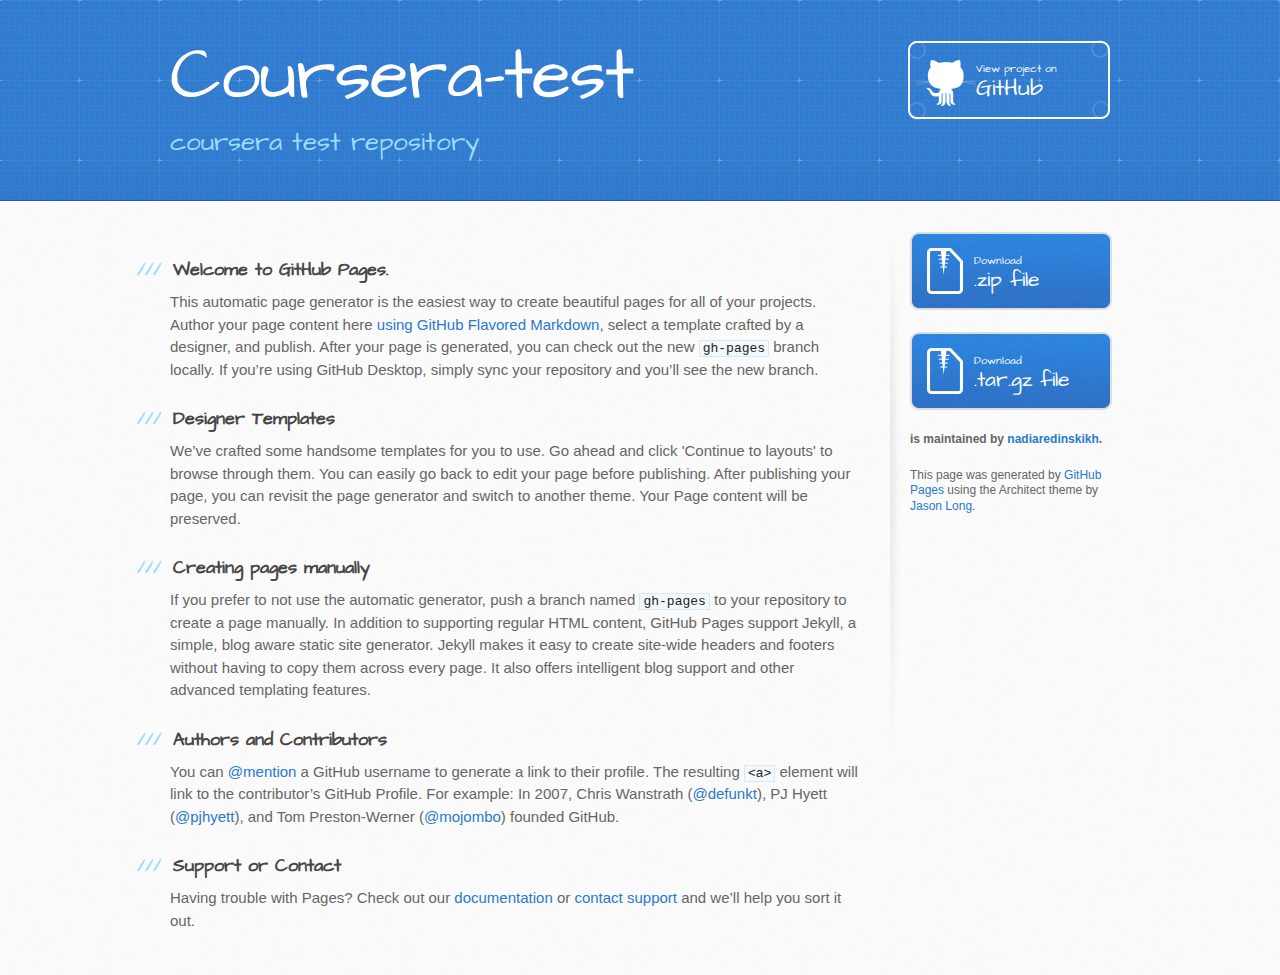
<file: index.html>
<!DOCTYPE html>
<html>
  <head>
    <meta charset='utf-8'>
    <meta http-equiv="X-UA-Compatible" content="chrome=1">
    <meta name="viewport" content="width=device-width, initial-scale=1, maximum-scale=1">
    <link href='https://fonts.googleapis.com/css?family=Architects+Daughter' rel='stylesheet' type='text/css'>
    <link rel="stylesheet" type="text/css" href="stylesheets/stylesheet.css" media="screen">
    <link rel="stylesheet" type="text/css" href="stylesheets/github-light.css" media="screen">
    <link rel="stylesheet" type="text/css" href="stylesheets/print.css" media="print">

    <!--[if lt IE 9]>
    <script src="//html5shiv.googlecode.com/svn/trunk/html5.js"></script>
    <![endif]-->

    <title>Coursera-test by nadiaredinskikh</title>
  </head>

  <body>
    <header>
      <div class="inner">
        <h1>Coursera-test</h1>
        <h2>coursera test repository</h2>
        <a href="https://github.com/nadiaredinskikh/coursera-test" class="button"><small>View project on</small> GitHub</a>
      </div>
    </header>

    <div id="content-wrapper">
      <div class="inner clearfix">
        <section id="main-content">
          <h3>
<a id="welcome-to-github-pages" class="anchor" href="#welcome-to-github-pages" aria-hidden="true"><span aria-hidden="true" class="octicon octicon-link"></span></a>Welcome to GitHub Pages.</h3>

<p>This automatic page generator is the easiest way to create beautiful pages for all of your projects. Author your page content here <a href="https://guides.github.com/features/mastering-markdown/">using GitHub Flavored Markdown</a>, select a template crafted by a designer, and publish. After your page is generated, you can check out the new <code>gh-pages</code> branch locally. If you’re using GitHub Desktop, simply sync your repository and you’ll see the new branch.</p>

<h3>
<a id="designer-templates" class="anchor" href="#designer-templates" aria-hidden="true"><span aria-hidden="true" class="octicon octicon-link"></span></a>Designer Templates</h3>

<p>We’ve crafted some handsome templates for you to use. Go ahead and click 'Continue to layouts' to browse through them. You can easily go back to edit your page before publishing. After publishing your page, you can revisit the page generator and switch to another theme. Your Page content will be preserved.</p>

<h3>
<a id="creating-pages-manually" class="anchor" href="#creating-pages-manually" aria-hidden="true"><span aria-hidden="true" class="octicon octicon-link"></span></a>Creating pages manually</h3>

<p>If you prefer to not use the automatic generator, push a branch named <code>gh-pages</code> to your repository to create a page manually. In addition to supporting regular HTML content, GitHub Pages support Jekyll, a simple, blog aware static site generator. Jekyll makes it easy to create site-wide headers and footers without having to copy them across every page. It also offers intelligent blog support and other advanced templating features.</p>

<h3>
<a id="authors-and-contributors" class="anchor" href="#authors-and-contributors" aria-hidden="true"><span aria-hidden="true" class="octicon octicon-link"></span></a>Authors and Contributors</h3>

<p>You can <a href="https://help.github.com/articles/basic-writing-and-formatting-syntax/#mentioning-users-and-teams" class="user-mention">@mention</a> a GitHub username to generate a link to their profile. The resulting <code>&lt;a&gt;</code> element will link to the contributor’s GitHub Profile. For example: In 2007, Chris Wanstrath (<a href="https://github.com/defunkt" class="user-mention">@defunkt</a>), PJ Hyett (<a href="https://github.com/pjhyett" class="user-mention">@pjhyett</a>), and Tom Preston-Werner (<a href="https://github.com/mojombo" class="user-mention">@mojombo</a>) founded GitHub.</p>

<h3>
<a id="support-or-contact" class="anchor" href="#support-or-contact" aria-hidden="true"><span aria-hidden="true" class="octicon octicon-link"></span></a>Support or Contact</h3>

<p>Having trouble with Pages? Check out our <a href="https://help.github.com/pages">documentation</a> or <a href="https://github.com/contact">contact support</a> and we’ll help you sort it out.</p>
        </section>

        <aside id="sidebar">
          <a href="https://github.com/nadiaredinskikh/coursera-test/zipball/master" class="button">
            <small>Download</small>
            .zip file
          </a>
          <a href="https://github.com/nadiaredinskikh/coursera-test/tarball/master" class="button">
            <small>Download</small>
            .tar.gz file
          </a>

          <p class="repo-owner"><a href="https://github.com/nadiaredinskikh/coursera-test"></a> is maintained by <a href="https://github.com/nadiaredinskikh">nadiaredinskikh</a>.</p>

          <p>This page was generated by <a href="https://pages.github.com">GitHub Pages</a> using the Architect theme by <a href="https://twitter.com/jasonlong">Jason Long</a>.</p>
        </aside>
      </div>
    </div>

  
  </body>
</html>
</file>
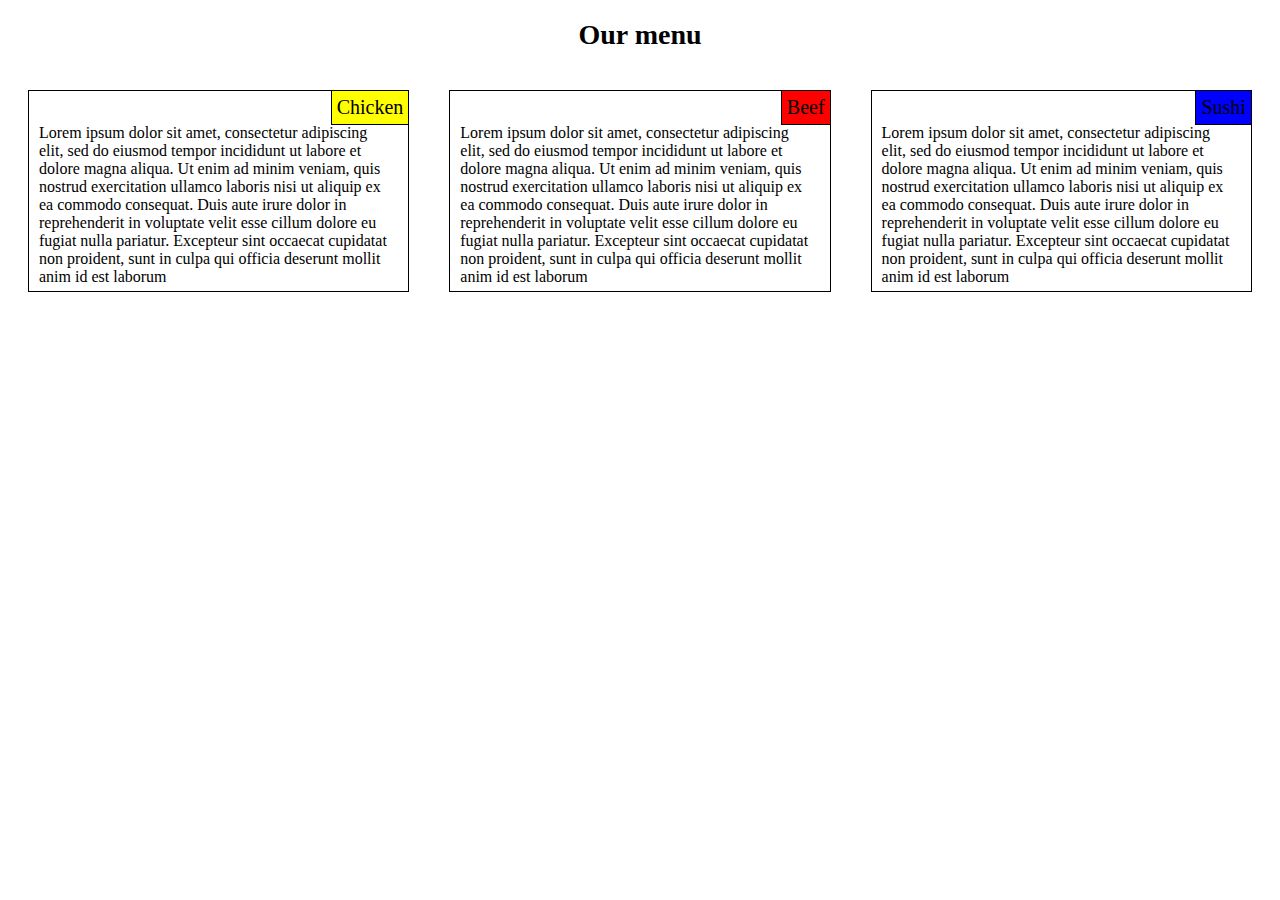
<file: module2_assignment/index.html>
<!doctype html>
<html>
<head>
	<meta charset="utf-8">
	<meta name = "viewport" content="width=device-width, initial-scale = 1">
	<style>
		*{
			box-sizing:border-box;
			
			
		}
		div{
			position: relative;
			float:left;
			overflow:auto;
			background-color: 


	
		}
		.p1{			
			position: relative;
			border: 1px solid black;
			left: 0px;
			margin:20px;
			padding:33px 20px 5px 10px;
		}

		.p2{
			position: absolute;
			border: 1px solid black;
			top:0px;
			right: 20px;
			padding: 5px;
			font-size: 125%;

		}
		
		h1{
			text-align: center;
			font-size: 175%;
		}
		#chicken{
			background-color: yellow;
		}
		#beef{
			background-color: red;
		}
		#sushi{
			background-color: blue;
		}


		.row{
			width:100%;

		}


		@media (min-width: 992px){
			.col-lg-1, .col-lg-2, .col-lg-3, .col-lg-4, .col-lg-5, .col-lg-6, .col-lg-7,
			.col-lg-8, .col-lg-9, .col-lg-10, .col-lg-11, .col-lg-12{
				float: left;
				
			}
			.col-lg-1{
				width:8.33%;
			}
			.col-lg-2{
				width:16.66%;
			}
			.col-lg-3{
				width:25%;
			}
			.col-lg-4{
				width:33.33%;

			}
			.col-lg-5{
				width:41.66%;
			}
			.col-lg-7{
				width:58.33%;
			}
			.col-lg-8{
				width:66.6%;
			}
			.col-lg-9{
				width:74.99%;
			}
			.col-lg-10{
				width:83.33%;
			}
			.col-lg-11{
				width:91.66%;
			}
			.col-lg-12{
				width:100%;
			}
		}
		@media (min-width: 768px) and (max-width: 991px){
			.col-md-1, .col-md-2, .col-md-3, .col-md-4, .col-md-5, .col-md-6, .col-md-7,
			.col-md-8, .col-md-9, .col-md-10, .col-md-11, .col-md-12{
				float:left;
				
			}
			.col-md-1{
				width:8.33%;
			}
			.col-md-2{
				width:16.66%;
			}
			.col-md-4{
				width:33.33%;
			}
			.col-md-5{
				width:41.66%;
			}
			.col-md-6{
				width:50%;
			}
			.col-md-7{
				width:58.33%;
			}
			.col-md-8{
				width:66.66%;
			}
			.col-md-9{
				width:74.99%;
			}
			.col-md-10{
				width:83.33%;
			}
			.col-md-11{
				width:91.66%;
			}
			.col-md-12{
				width:100%;
			}
		}
		@media(max-width: 767px){
			.col-xs-1, .col-xs-2, .col-xs-3, .col-xs-4, .col-xs-5, .col-xs-6, .col-xs-7,
			.col-xs-8, .col-xs-9, .col-xs-9, .col-xs-10, .col-xs-11, .col-xs-12{
				float:left;
				
			}
			.col-xs-1, .col-xs-2, .col-xs-3, .col-xs-4, .col-xs-5, .col-xs-6, .col-xs-7,
			.col-xs-8, .col-xs-9, .col-xs-9, .col-xs-10, .col-xs-11, .col-xs-12{
				width:100%;
			}
		}

	</style>

</head>

<body>
	<h1>Our menu</h1>
<div class="row">
  <div class="col-lg-4 col-md-6 col-xs-3">
  	<p class="p1">
  		Lorem ipsum dolor sit amet, consectetur adipiscing elit, sed do eiusmod tempor incididunt ut labore et dolore magna aliqua. Ut enim ad minim veniam, quis nostrud exercitation ullamco laboris nisi ut aliquip ex ea commodo consequat. Duis aute irure dolor in reprehenderit in voluptate velit esse cillum dolore eu fugiat nulla pariatur. Excepteur sint occaecat cupidatat non proident, sunt in culpa qui officia deserunt mollit anim id est laborum
  	</p>
  	
  	<p class="p2" id="chicken">Chicken</p></div>
  <div class="col-lg-4 col-md-6 col-xs-3">
  	<p class="p1">
  		Lorem ipsum dolor sit amet, consectetur adipiscing elit, sed do eiusmod tempor incididunt ut labore et dolore magna aliqua. Ut enim ad minim veniam, quis nostrud exercitation ullamco laboris nisi ut aliquip ex ea commodo consequat. Duis aute irure dolor in reprehenderit in voluptate velit esse cillum dolore eu fugiat nulla pariatur. Excepteur sint occaecat cupidatat non proident, sunt in culpa qui officia deserunt mollit anim id est laborum
  	</p>

  	<p class="p2" id="beef">Beef</p></div>
  <div class="col-lg-4 col-md-12 col-xs-3">
  	<p class="p1">
  		Lorem ipsum dolor sit amet, consectetur adipiscing elit, sed do eiusmod tempor incididunt ut labore et dolore magna aliqua. Ut enim ad minim veniam, quis nostrud exercitation ullamco laboris nisi ut aliquip ex ea commodo consequat. Duis aute irure dolor in reprehenderit in voluptate velit esse cillum dolore eu fugiat nulla pariatur. Excepteur sint occaecat cupidatat non proident, sunt in culpa qui officia deserunt mollit anim id est laborum
  	</p>
  	<p class="p2" id="sushi">Sushi</p></div>
</div>

</body>


</html>
</file>
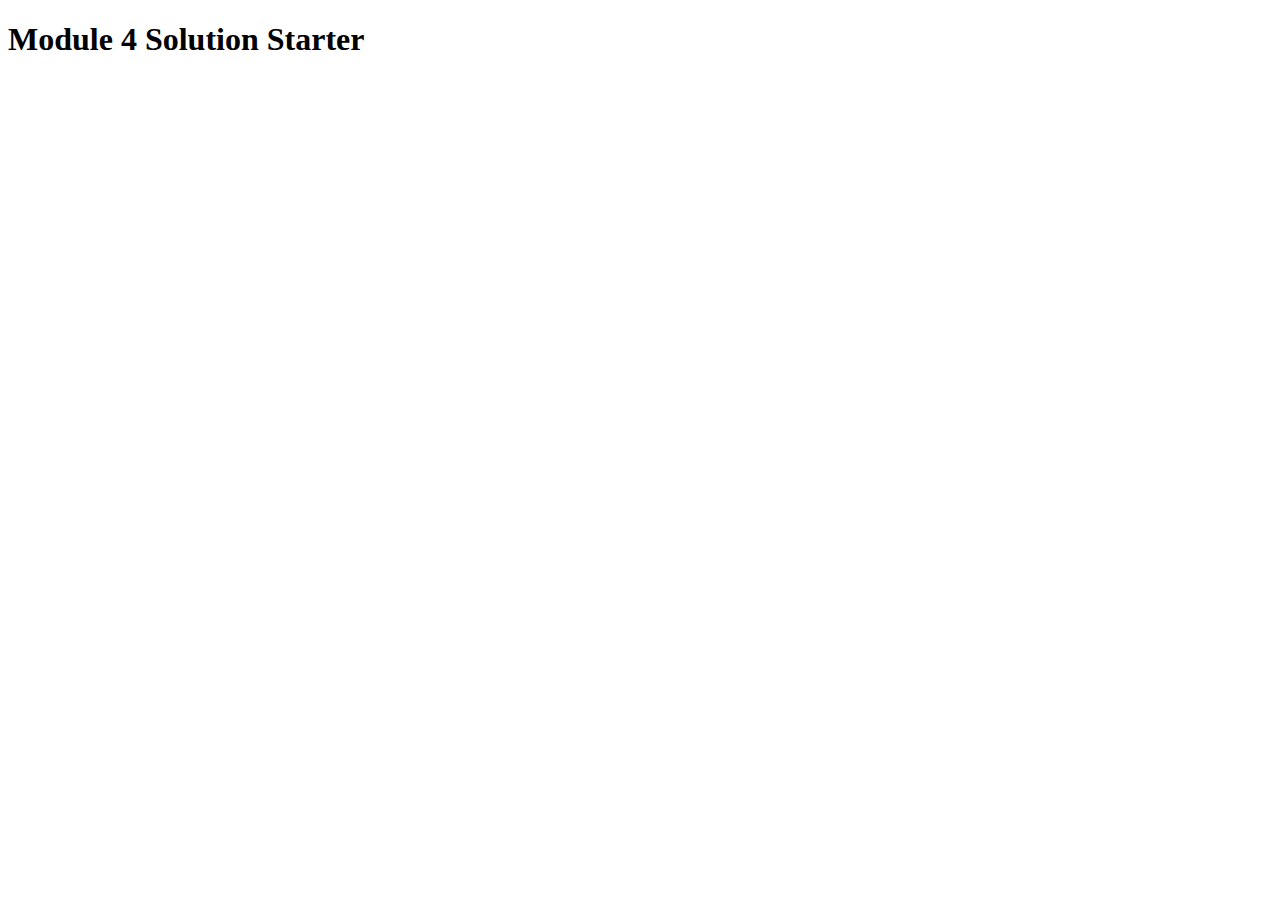
<file: module4_assignment/index.html>
<!DOCTYPE html>
<html>
<head>
  <meta charset="utf-8">
  <title>Module 4 Solution Starter</title>
  <script src="SpeakHello.js"></script>
  <script src="SpeakGoodBye.js"></script>
  <script src="script.js"></script>
</head>
<body>
  <h1>Module 4 Solution Starter</h1>
</body>
</html>
</file>
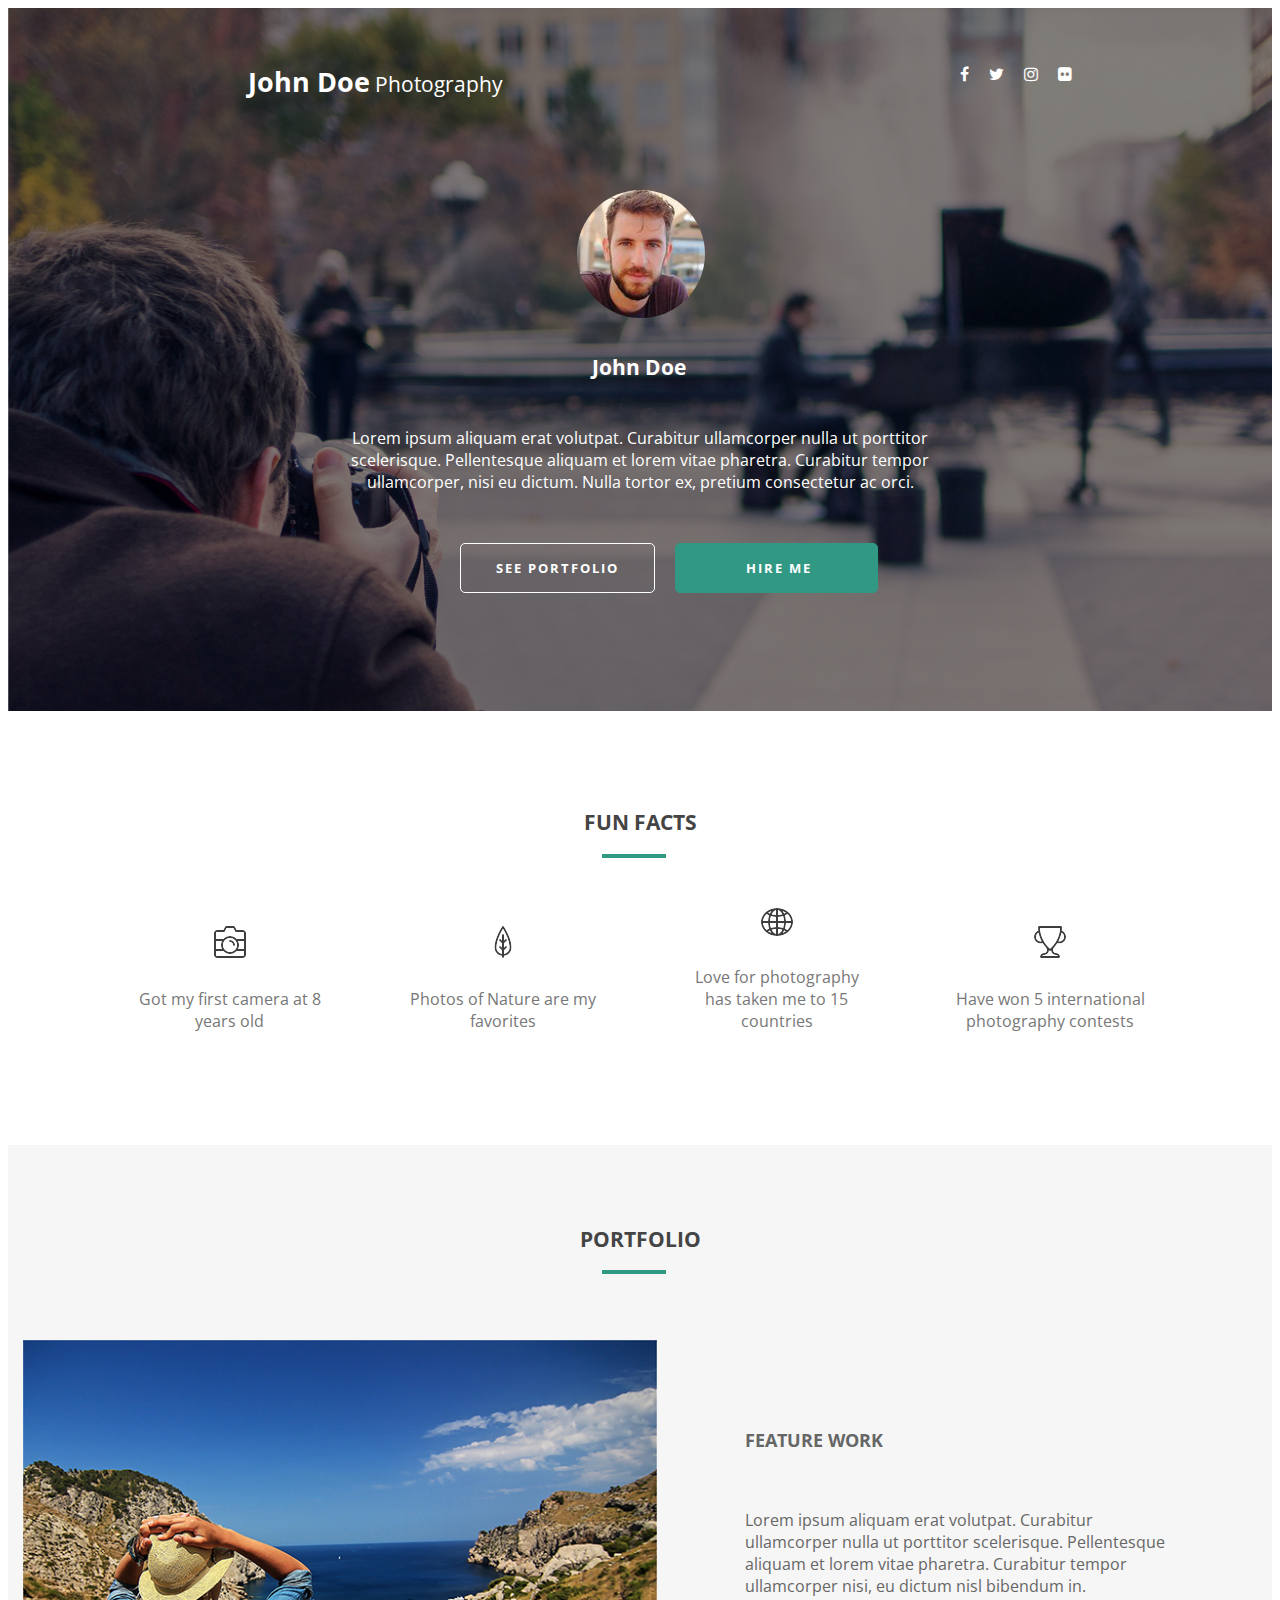
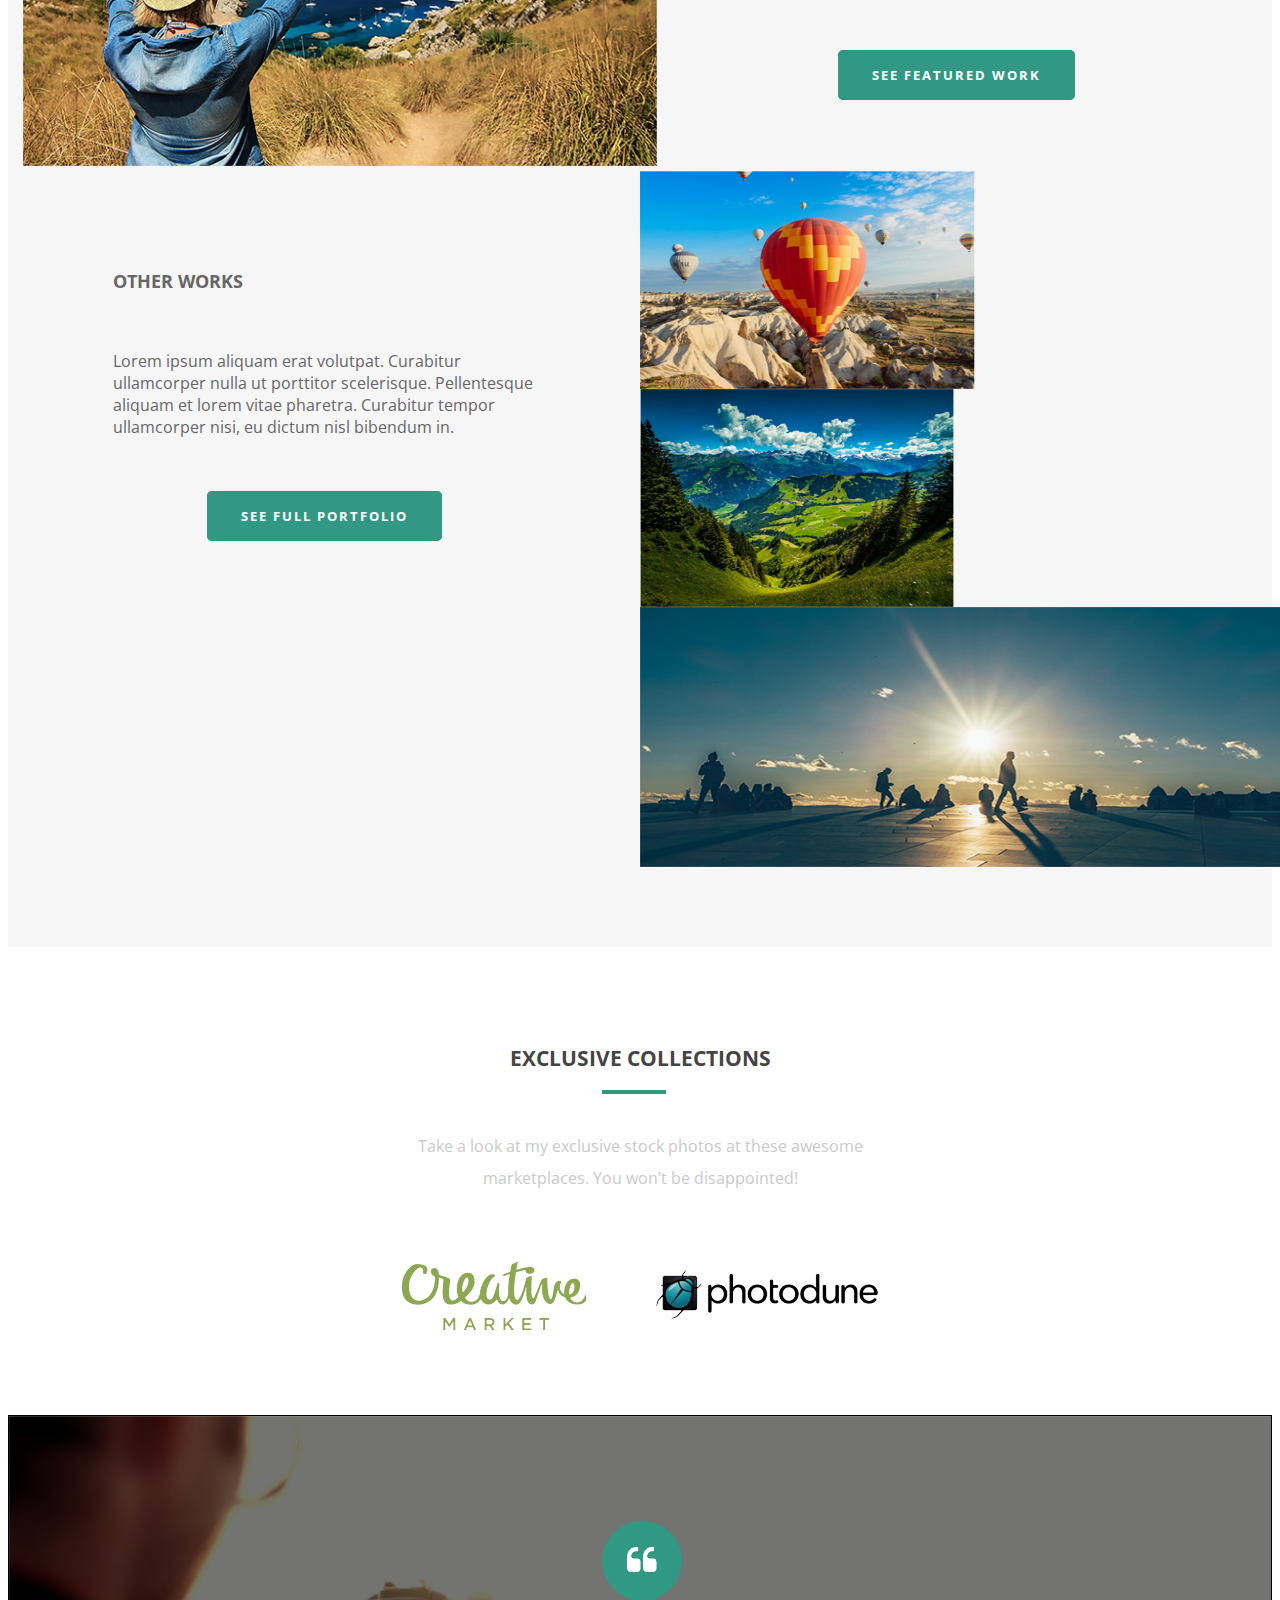
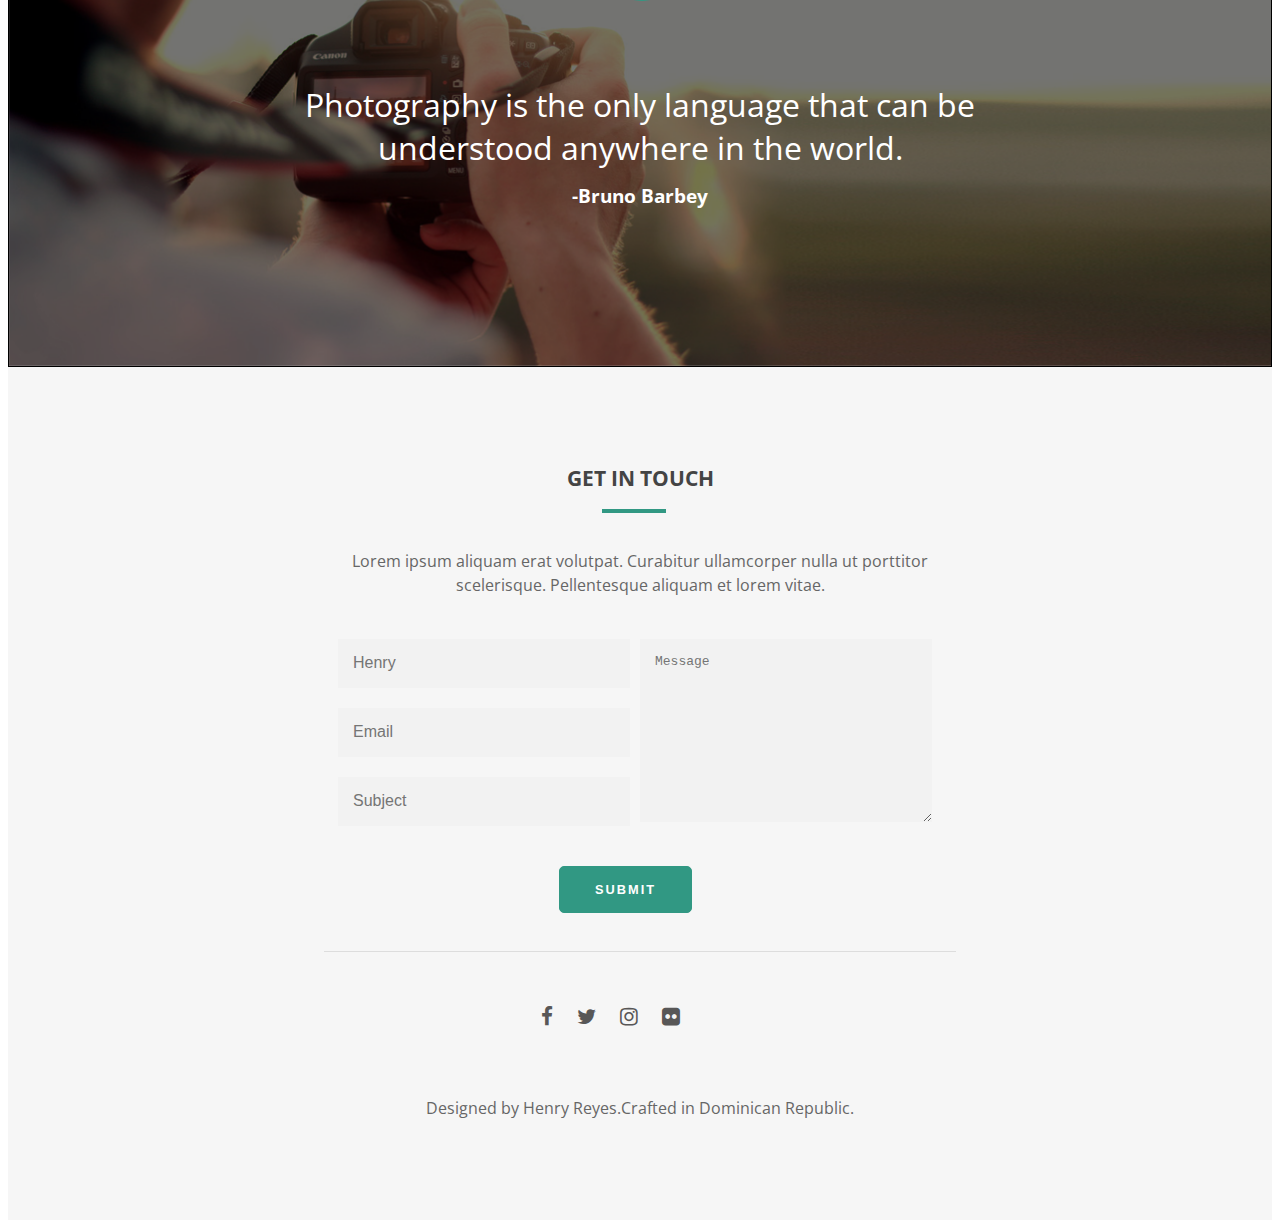
<file: psd-to-html/index.html>
<!doctype html>
<htnml>
<head>
	<title>Portfolio Web-Page</title>
	<meta charset="utf-8">
	<meta name="viewport" content="width=device-width, initial-scale=1.0">
	<link rel="stylesheet" type="text/css" href="style.css">
	<link href="https://fonts.googleapis.com/css?family=Open+Sans" rel="stylesheet">
	<link rel="stylesheet" href="http://cdnjs.cloudflare.com/ajax/libs/font-awesome/4.6.3/css/font-awesome.min.css">
</head>
<body>
	<div class="row">
		<div class="col-lg-12  header">
			<ul>
				<li><span>John Doe</span> Photography</li>
				<li><i class="fa fa-flickr" aria-hidden="true"></i></li>
				<li><i class="fa fa-instagram" aria-hidden="true"></i></li>
				<li><i class="fa fa-twitter" aria-hidden="true"></i></li>
				<li><i class="fa fa-facebook" aria-hidden="true"></i></li>				
			</ul>
			<figure>
				<img src="images/avatar.png">
				<figcaption>John Doe</figcaption>
			</figure>
			<p>Lorem ipsum aliquam erat volutpat. Curabitur ullamcorper nulla ut porttitor scelerisque. Pellentesque aliquam et lorem vitae pharetra. Curabitur tempor ullamcorper, nisi eu dictum. Nulla tortor ex, pretium consectetur ac orci. </p>
			<div id="menu">
        		<a href="#" id="portfoliobutton">See portfolio</a>
        		<a href="#" class="greenbutton">Hire me</a>       
			</div> 
	</div>
	<div class="row">
		<div class="col-lg-12 col-md-12 col-xs-12 content">
			<div id="funfacts">
				<h2>Fun facts</h2>
				<div class="bottomline"></div>
				<figure>
					<img src="images/camera_icon.png">
					<figcaption>Got my first camera at 8 years old</figcaption>
				</figure>
				<figure>
					<img src="images/nature_icon.png">
					<figcaption>Photos of Nature are my favorites</figcaption>
				</figure>
				<figure>
					<img src="images/world_icon.png">
					<figcaption>Love for photography has taken me to 15 countries</figcaption>
				</figure>
				<figure>
					<img src="images/prize_icon.png">
					<figcaption>Have won 5 international photography contests</figcaption>
				</figure>
			</div>
			<div class="row portfolio" >
				<h2>Portfolio</h2>
				<div class="bottomline"></div>
				<div class="col-lg-2 featurework">
					<img src="images/featured_work.png">
				</div>
				<div class="col-lg-2 featurework">
					<h3>Feature work</h3>					
					<p>Lorem ipsum aliquam erat volutpat. Curabitur ullamcorper nulla ut porttitor scelerisque. Pellentesque aliquam et lorem vitae pharetra. Curabitur tempor ullamcorper nisi, eu dictum nisl bibendum in. </p>
					<a href="#" class="greenbutton">See featured work</a>
				</div>			
			</div>
			<div class="row portfolio" id="otherwork">
				<div class="col-lg-2" >
				<h3>Other works</h3>
				<p>Lorem ipsum aliquam erat volutpat. Curabitur ullamcorper nulla ut porttitor scelerisque. Pellentesque aliquam et lorem vitae pharetra. Curabitur tempor ullamcorper nisi, eu dictum nisl bibendum in. </p>
				<a href="#" class="greenbutton">See full portfolio</a>
				</div>
				
				<div class="col-lg-2" id="imgcontainer">
					<img src="images/hot_air_ballon.png">
					<img src="images/landscape.png">
					<img src="images/walk.png">
				</div>				
			</div>
			<div class="row col-lg-12 col-md-12 col-xs-12"id="exclusive">
				<h2>Exclusive collections</h2>
				<div class="bottomline"></div>
				<p>Take a look at my exclusive stock photos at these awesome marketplaces. You won’t be disappointed!</p>
				<div class="logocontainer">
					<img src="images/creativemarket.png">
					<img src="images/photodune.png">
				</div>
				
			</div>
			
		</div>
		
	</div>
	<div class="row">
		<div class="col-lg-12 col-md-12 col-xs-12" id="foto">
			<div id="circle"><img src="images/quote.png"></div>
			<p>Photography is the only language that can be understood anywhere in the world.<br>
				<span>-Bruno Barbey</span>
			</p>

		</div>
	</div>
	<div class="row">
		<div class="col-lg-12 col-md-12 col-xs-12" id="footer">
			<div class="col-lg-4">
				<p></p>
			</div>
			<div class="col-lg-2 col-md-12">
				<h2>Get in touch</h2>
			<div class="bottomline"></div>
			<p>Lorem ipsum aliquam erat volutpat. Curabitur ullamcorper nulla ut porttitor scelerisque. Pellentesque aliquam et lorem vitae.</p>

			<form>
				<fieldset>
					<div class="left">
						<input type="text" name="name" placeholder="Henry">
						<input type="email" name="email" placeholder="Email">
						<input type="text" name="subject" placeholder="Subject">
						<!-- <input type="submit" name="submit" placeholder="Submit"> -->
					</div>
					
					<div class="right">
						<textarea name="textarea" placeholder="Message"></textarea>
					</div>
					

				</fieldset>
				
				<input type="submit" name="submit" value="Submit" class="submitbutton">
				
			</form>
			<hr>
			<ul>
				<li><i class="fa fa-facebook" aria-hidden="true"></i></li>
				<li><i class="fa fa-twitter" aria-hidden="true"></i></li>
				<li><i class="fa fa-instagram" aria-hidden="true"></i></li>	
				<li><i class="fa fa-flickr" aria-hidden="true"></i></li>		
			</ul>
			<p class="designer">Designed by Henry Reyes.Crafted in Dominican Republic.</p>

			</div>
			<div class="col-lg-4"></div>
			
			
			
		</div>

	</div>
	
	


</body>

</html>
</file>
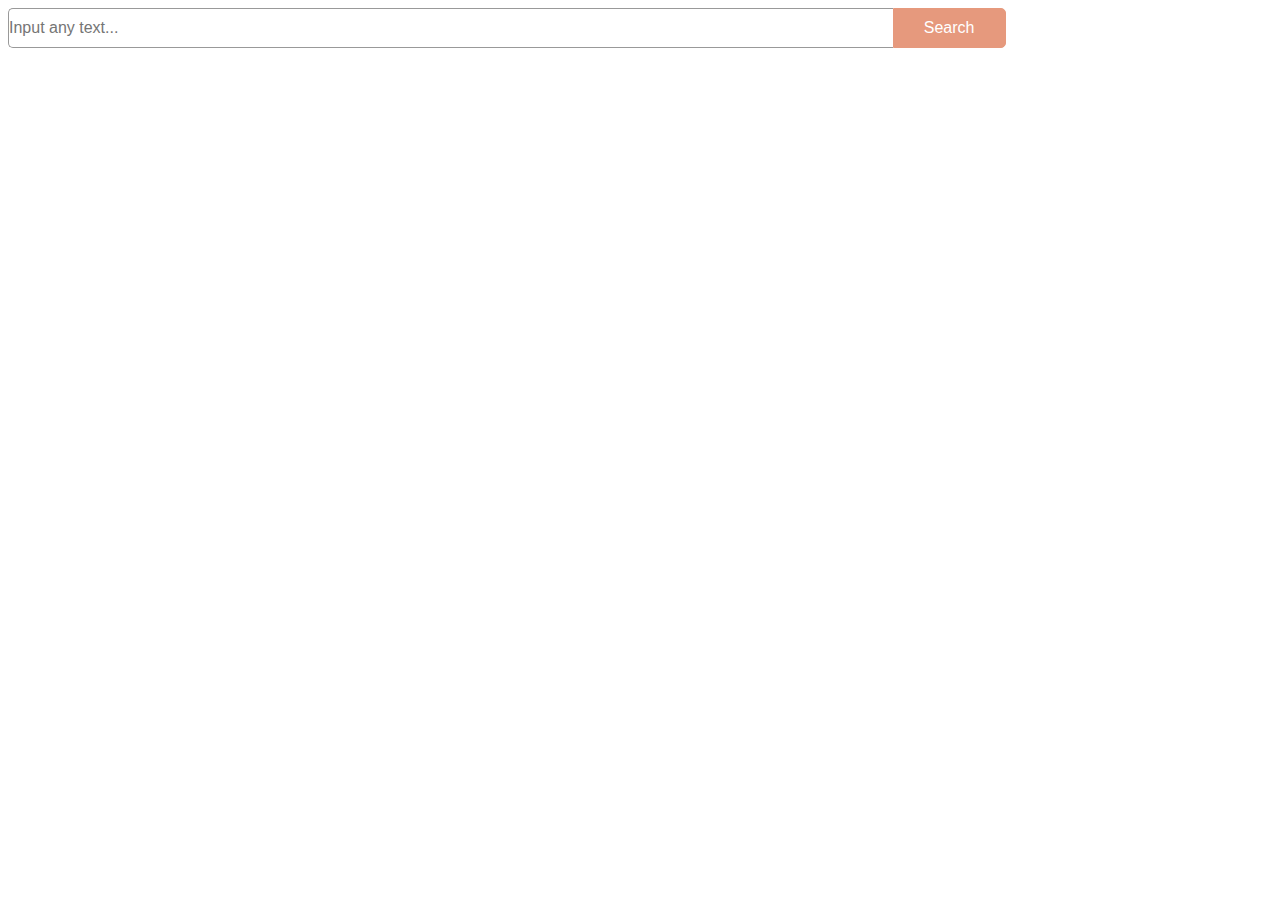
<file: searchfield/index.html>
<!DOCTYPE html>
<html>
 <head>
  <meta charset="utf-8">
  <title>Форма для поиска</title>
  <meta name = "viewport" content="width=device-width, initial-scale = 1">
  <link href="https://fonts.googleapis.com/css?family=Open+Sans" rel="stylesheet">	
  <style>
  body{
    font-family: 'Open Sans', sans-serif;
  }
  *{
      box-sizing:border-box;
      
      
    }
    div{
      position: relative;
      float:left;
      overflow:auto;
    }
    .row{
      width:100%;
    }
    @media (min-width: 992px){
      .col-lg-12{
        float:left;
        width:100%;
        

      }
    }

    .dropdown {
    position: relative;
    display: inline-block;
  }

  .dropdown-content {
      margin-top: 10px;
      display: none;
      position: absolute;
      background-color: #ffffff;
      overflow: auto;
      border-radius: 5px;
      box-shadow: 0 0 10px rgba(0,0,0,0.5);
      float:left;
      width:69%;
  }

  .dropdown-content a {
      color: black;
      padding: 12px 16px;
      text-decoration: none;
      display: block;

  }


  .show {display:block;}
  .rightxt{
    padding: 12px 16px;
    color:blue;
    top:0;
    -webkit-box-shadow: -10px 0 10px -2px #ffffff;
    box-shadow: -10px 0 10px -2px #ffffff;
    text-align: right;
}
a:hover span.rightxt{    
  -webkit-box-shadow: none;
  box-shadow: none;  
}
  .dropdown-content a:hover {background-color: #f5f5f5
  }

    input[type="search"] {
      width:70%;
      padding:10px 0px;
      border-top: 1px solid #999999; 
      border-left:1px solid #999999;
      border-bottom:1px solid #999999;
      border-right:none;
      border-top-left-radius:5px;
      border-bottom-left-radius:5px;    
      outline: none; 
      -webkit-appearance: none; 
       font-size: 1em;
     }

   input[type="submit"] {
    padding:10px 30px;
    color:#ffffff;
    position:absolute;
    border: 1px solid #e6997d; 
    background-color: #e6997d;     
    font-size: 1em;
    border-top-right-radius:5px; 
    border-bottom-right-radius: 5px;
   }
   input[type="submit"]:hover{
    cursor:pointer;
    background-color:#d45622;
   }
  
  


  </style>
     
 </head>
 <body>
  
    <form method="post" action="http://super-analytics.com">  
     <input type="search" name="search" placeholder="Input any text..." required oninput="validForm(this)"> 
     <div id="dropdownsearch" class="dropdown-content">
      <a href="http://super-analytics.com">https://medium.com/playwell/no‑mans‑sky‑and‑thebeautiful‑return‑to‑the‑weird‑81343f2aad37<span class="rightxt">in Phrase Overview</span></a>
      <a href="http://super-analytics.com">medium.com<span class="rightxt">in Domain Overview</span></a>
      <a href="http://super-analytics.com">medium.com/playwell/no‑mans‑sky‑and‑the‑beautiful‑return‑to‑theweird‑81343f2aad3<span class="rightxt">in URL Overview</span></a>    
      </div>
      <input type="submit" value="Search" id="searchBtn">      
    </form>
    
  
    


  <script>
 function validForm(f) {
    if (isUrl(f.value)) console.log('true');
    else console.log('false');
   }

   
  function isUrl(data) {
    var re = /[-a-zA-Z0-9@:%_\+.~#?&//=]{2,256}\.[a-z]{2,4}\b(\/[-a-zA-Z0-9@:%_\+.~#?&//=]*)?/gi;
    var regExp = new RegExp(re);
   
        if(data.match(regExp)){
          console.log('succesful match');
          if (data === 'https://medium.com/playwell/no‑manssky‑and‑the‑beautiful‑return‑to‑the‑weird‑81343f2aad37'){
            console.log('true');
            document.getElementById("dropdownsearch").classList.toggle("show");
            }
          else{
            console.log('false');
          }
        }else{
        console.log('not match');
        }
      
  }
  window.onclick = function(event) {
  if (!event.target.matches('#searchBtn')) {

    var dropdowns = document.getElementsByClassName("dropdown-content");
    var i;
    for (i = 0; i < dropdowns.length; i++) {
      var openDropdown = dropdowns[i];
      if (openDropdown.classList.contains('show')) {
        openDropdown.classList.remove('show');
      }
    }
  }
}
    
    
   
  </script>
 </body>
</html>
</file>
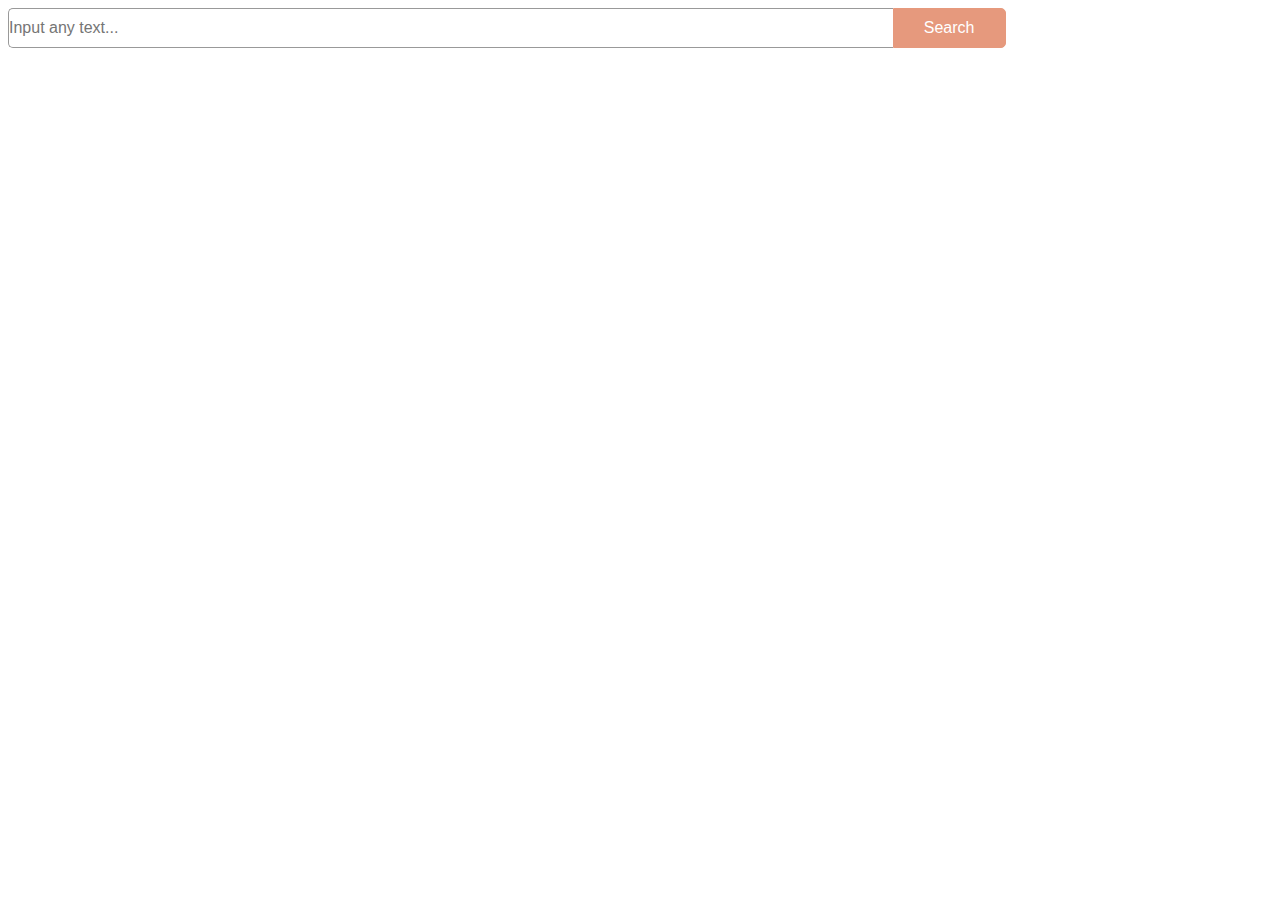
<file: searchfield/searchfield.html>
<!DOCTYPE html>
<html>
 <head>
  <meta charset="utf-8">
  <title>Форма для поиска</title>
  <meta name = "viewport" content="width=device-width, initial-scale = 1">
  <link href="https://fonts.googleapis.com/css?family=Open+Sans" rel="stylesheet">	
  <style>
  body{
    font-family: 'Open Sans', sans-serif;
  }
  *{
      box-sizing:border-box;
      
      
    }
    div{
      position: relative;
      float:left;
      overflow:auto;
    }
    .row{
      width:100%;
    }
    @media (min-width: 992px){
      .col-lg-12{
        float:left;
        width:100%;
        

      }
    }

    .dropdown {
    position: relative;
    display: inline-block;
  }

  .dropdown-content {
      margin-top: 10px;
      display: none;
      position: absolute;
      background-color: #ffffff;
      overflow: auto;
      border-radius: 5px;
      box-shadow: 0 0 10px rgba(0,0,0,0.5);
      float:left;
      width:69%;
  }

  .dropdown-content a {
      color: black;
      padding: 12px 16px;
      text-decoration: none;
      display: block;

  }


  .show {display:block;}
  .rightxt{
    padding: 12px 16px;
    color:blue;
    top:0;
    -webkit-box-shadow: -10px 0 10px -2px #ffffff;
    box-shadow: -10px 0 10px -2px #ffffff;
    text-align: right;
}
a:hover span.rightxt{    
  -webkit-box-shadow: none;
  box-shadow: none;  
}
  .dropdown-content a:hover {background-color: #f5f5f5
  }

    input[type="search"] {
      width:70%;
      padding:10px 0px;
      border-top: 1px solid #999999; 
      border-left:1px solid #999999;
      border-bottom:1px solid #999999;
      border-right:none;
      border-top-left-radius:5px;
      border-bottom-left-radius:5px;    
      outline: none; 
      -webkit-appearance: none; 
       font-size: 1em;
     }

   input[type="submit"] {
    padding:10px 30px;
    color:#ffffff;
    position:absolute;
    border: 1px solid #e6997d; 
    background-color: #e6997d;     
    font-size: 1em;
    border-top-right-radius:5px; 
    border-bottom-right-radius: 5px;
   }
   input[type="submit"]:hover{
    cursor:pointer;
    background-color:#d45622;
   }
  
  


  </style>
     
 </head>
 <body>
  
    <form method="post" action="super‑analytics.com">  
     <input type="search" name="search" placeholder="Input any text..." required oninput="validForm(this)"> 
     <div id="dropdownsearch" class="dropdown-content">
      <a href="http://super-analytics.com">https://medium.com/playwell/no‑mans‑sky‑and‑thebeautiful‑return‑to‑the‑weird‑81343f2aad37<span class="rightxt">in Phrase Overview</span></a>
      <a href="ttp://super-analytics.com">medium.com<span class="rightxt">in Domain Overview</span></a>
      <a href="http://super-analytics.com">medium.com/playwell/no‑mans‑sky‑and‑the‑beautiful‑return‑to‑theweird‑81343f2aad3<span class="rightxt">in URL Overview</span></a>    
      </div>
      <input type="submit" value="Search" id="searchBtn">      
    </form>
    
  
    


  <script>
 function validForm(f) {
    if (isUrl(f.value)) console.log('true');
    else console.log('false');
   }

   
  function isUrl(data) {
    var re = /[-a-zA-Z0-9@:%_\+.~#?&//=]{2,256}\.[a-z]{2,4}\b(\/[-a-zA-Z0-9@:%_\+.~#?&//=]*)?/gi;
    var regExp = new RegExp(re);
   
        if(data.match(regExp)){
          console.log('succesful match');
          if (data === 'https://medium.com/playwell/no‑manssky‑and‑the‑beautiful‑return‑to‑the‑weird‑81343f2aad37'){
            console.log('true');
            document.getElementById("dropdownsearch").classList.toggle("show");
            }
          else{
            console.log('false');
          }
        }else{
        console.log('not match');
        }
      
  }
  window.onclick = function(event) {
  if (!event.target.matches('#searchBtn')) {

    var dropdowns = document.getElementsByClassName("dropdown-content");
    var i;
    for (i = 0; i < dropdowns.length; i++) {
      var openDropdown = dropdowns[i];
      if (openDropdown.classList.contains('show')) {
        openDropdown.classList.remove('show');
      }
    }
  }
}
    
    
   
  </script>
 </body>
</html>
</file>
<file: stylesheets/github-light.css>
/*
The MIT License (MIT)

Copyright (c) 2016 GitHub, Inc.

Permission is hereby granted, free of charge, to any person obtaining a copy
of this software and associated documentation files (the "Software"), to deal
in the Software without restriction, including without limitation the rights
to use, copy, modify, merge, publish, distribute, sublicense, and/or sell
copies of the Software, and to permit persons to whom the Software is
furnished to do so, subject to the following conditions:

The above copyright notice and this permission notice shall be included in all
copies or substantial portions of the Software.

THE SOFTWARE IS PROVIDED "AS IS", WITHOUT WARRANTY OF ANY KIND, EXPRESS OR
IMPLIED, INCLUDING BUT NOT LIMITED TO THE WARRANTIES OF MERCHANTABILITY,
FITNESS FOR A PARTICULAR PURPOSE AND NONINFRINGEMENT. IN NO EVENT SHALL THE
AUTHORS OR COPYRIGHT HOLDERS BE LIABLE FOR ANY CLAIM, DAMAGES OR OTHER
LIABILITY, WHETHER IN AN ACTION OF CONTRACT, TORT OR OTHERWISE, ARISING FROM,
OUT OF OR IN CONNECTION WITH THE SOFTWARE OR THE USE OR OTHER DEALINGS IN THE
SOFTWARE.

*/

.pl-c /* comment */ {
  color: #969896;
}

.pl-c1 /* constant, variable.other.constant, support, meta.property-name, support.constant, support.variable, meta.module-reference, markup.raw, meta.diff.header */,
.pl-s .pl-v /* string variable */ {
  color: #0086b3;
}

.pl-e /* entity */,
.pl-en /* entity.name */ {
  color: #795da3;
}

.pl-smi /* variable.parameter.function, storage.modifier.package, storage.modifier.import, storage.type.java, variable.other */,
.pl-s .pl-s1 /* string source */ {
  color: #333;
}

.pl-ent /* entity.name.tag */ {
  color: #63a35c;
}

.pl-k /* keyword, storage, storage.type */ {
  color: #a71d5d;
}

.pl-s /* string */,
.pl-pds /* punctuation.definition.string, string.regexp.character-class */,
.pl-s .pl-pse .pl-s1 /* string punctuation.section.embedded source */,
.pl-sr /* string.regexp */,
.pl-sr .pl-cce /* string.regexp constant.character.escape */,
.pl-sr .pl-sre /* string.regexp source.ruby.embedded */,
.pl-sr .pl-sra /* string.regexp string.regexp.arbitrary-repitition */ {
  color: #183691;
}

.pl-v /* variable */ {
  color: #ed6a43;
}

.pl-id /* invalid.deprecated */ {
  color: #b52a1d;
}

.pl-ii /* invalid.illegal */ {
  color: #f8f8f8;
  background-color: #b52a1d;
}

.pl-sr .pl-cce /* string.regexp constant.character.escape */ {
  font-weight: bold;
  color: #63a35c;
}

.pl-ml /* markup.list */ {
  color: #693a17;
}

.pl-mh /* markup.heading */,
.pl-mh .pl-en /* markup.heading entity.name */,
.pl-ms /* meta.separator */ {
  font-weight: bold;
  color: #1d3e81;
}

.pl-mq /* markup.quote */ {
  color: #008080;
}

.pl-mi /* markup.italic */ {
  font-style: italic;
  color: #333;
}

.pl-mb /* markup.bold */ {
  font-weight: bold;
  color: #333;
}

.pl-md /* markup.deleted, meta.diff.header.from-file */ {
  color: #bd2c00;
  background-color: #ffecec;
}

.pl-mi1 /* markup.inserted, meta.diff.header.to-file */ {
  color: #55a532;
  background-color: #eaffea;
}

.pl-mdr /* meta.diff.range */ {
  font-weight: bold;
  color: #795da3;
}

.pl-mo /* meta.output */ {
  color: #1d3e81;
}
</file>
<file: stylesheets/print.css>
html, body, div, span, applet, object, iframe,
h1, h2, h3, h4, h5, h6, p, blockquote, pre,
a, abbr, acronym, address, big, cite, code,
del, dfn, em, img, ins, kbd, q, s, samp,
small, strike, strong, sub, sup, tt, var,
b, u, i, center,
dl, dt, dd, ol, ul, li,
fieldset, form, label, legend,
table, caption, tbody, tfoot, thead, tr, th, td,
article, aside, canvas, details, embed,
figure, figcaption, footer, header, hgroup,
menu, nav, output, ruby, section, summary,
time, mark, audio, video {
  padding: 0;
  margin: 0;
  font: inherit;
  font-size: 100%;
  vertical-align: baseline;
  border: 0;
}
/* HTML5 display-role reset for older browsers */
article, aside, details, figcaption, figure,
footer, header, hgroup, menu, nav, section {
  display: block;
}
body {
  line-height: 1;
}
ol, ul {
  list-style: none;
}
blockquote, q {
  quotes: none;
}
blockquote:before, blockquote:after,
q:before, q:after {
  content: '';
  content: none;
}
table {
  border-spacing: 0;
  border-collapse: collapse;
}
body {
  font-family: 'Helvetica Neue', Helvetica, Arial, serif;
  font-size: 13px;
  line-height: 1.5;
  color: #000;
}

a {
  font-weight: bold;
  color: #d5000d;
}

header {
  padding-top: 35px;
  padding-bottom: 10px;
}

header h1 {
  font-size: 48px;
  font-weight: bold;
  line-height: 1.2;
  color: #303030;
  letter-spacing: -1px;
}

header h2 {
  font-size: 24px;
  font-weight: normal;
  line-height: 1.3;
  color: #aaa;
  letter-spacing: -1px;
}
#downloads {
  display: none;
}
#main_content {
  padding-top: 20px;
}

code, pre {
  margin-bottom: 30px;
  font-family: Monaco, "Bitstream Vera Sans Mono", "Lucida Console", Terminal;
  font-size: 12px;
  color: #222;
}

code {
  padding: 0 3px;
}

pre {
  padding: 20px;
  overflow: auto;
  border: solid 1px #ddd;
}
pre code {
  padding: 0;
}

ul, ol, dl {
  margin-bottom: 20px;
}


/* COMMON STYLES */

table {
  width: 100%;
  border: 1px solid #ebebeb;
}

th {
  font-weight: 500;
}

td {
  font-weight: 300;
  text-align: center;
  border: 1px solid #ebebeb;
}

form {
  padding: 20px;
  background: #f2f2f2;

}


/* GENERAL ELEMENT TYPE STYLES */

h1 {
  font-size: 2.8em;
}

h2 {
  margin-bottom: 8px;
  font-size: 22px;
  font-weight: bold;
  color: #303030;
}

h3 {
  margin-bottom: 8px;
  font-size: 18px;
  font-weight: bold;
  color: #d5000d;
}

h4 {
  font-size: 16px;
  font-weight: bold;
  color: #303030;
}

h5 {
  font-size: 1em;
  color: #303030;
}

h6 {
  font-size: .8em;
  color: #303030;
}

p {
  margin-bottom: 20px;
  font-weight: 300;
}

a {
  text-decoration: none;
}

p a {
  font-weight: 400;
}

blockquote {
  padding: 0 0 0 30px;
  margin-bottom: 20px;
  font-size: 1.6em;
  border-left: 10px solid #e9e9e9;
}

ul li {
  padding-left: 20px;
  list-style-position: inside;
  list-style: disc;
}

ol li {
  padding-left: 3px;
  list-style-position: inside;
  list-style: decimal;
}

dl dd {
  font-style: italic;
  font-weight: 100;
}

footer {
  padding-top: 20px;
  padding-bottom: 30px;
  margin-top: 40px;
  font-size: 13px;
  color: #aaa;
}

footer a {
  color: #666;
}

/* MISC */
.clearfix:after {
  display: block;
  height: 0;
  clear: both;
  visibility: hidden;
  content: '.';
}

.clearfix {display: inline-block;}
* html .clearfix {height: 1%;}
.clearfix {display: block;}
</file>
<file: psd-to-html/style.css>
*{
	box-sizing:border-box;
}
body{
	font-family: 'Open Sans', sans-serif;
}

.row::after {
    content: "";
    clear: both;
    display: block;
}
[class*="col-"] {
    float: left;

}
.header{
	height:703px;
	width:100%;	
	background-color:#b8b8b9;
	background-image: url(images/bg_header.png);
	background-repeat: no-repeat;
	background-size: cover;	
}
.header ul{
	list-style-type: none;
	color: #ffffff;
	margin:45px 190px 0px 190px;
}
.header li:first-child{
	float: left;
	font-size: 1.3em;
}
.header li{
	display: inline-block;
	float:right;
	padding: 10px;
}
.header li span{
	font-weight: bold;
	font-size: 1.3em;
}
.header figure{
	margin-top:182px;
	margin-left: 45%;
}
.header figure img{
	border-radius: 100%;
}
.header figure figcaption{
	padding:30px 10px 0px 15px;
	color:#ffffff;
	font-size: 1.3em;
	font-weight: bold;
	
}
.header p{
	padding-top: 30px;
	margin-left: 27%;
	margin-right:27%;	
	color:#ffffff;
	font-size: 1em;
	text-align: center;
	
}
#menu{
	margin-top:40px;
	margin-left: 35%;
	margin-right: 30%;
}
a{
	text-decoration: none;
	text-transform: uppercase;
	font-weight: bold;
	font-size: 0.8em;
	letter-spacing: 2px;
}

.header #menu a{
 	margin:10px;  
    display: block;
    float:left;      
}

#portfoliobutton{
	border:1px solid #ffffff;
	padding:15px 35px 15px 35px;
	border-radius: 5px;
	color: #ffffff;
}
.greenbutton{
	text-decoration: none;
	color: #ffffff;
	border:1px solid #319883;
	border-radius: 5px;
	background-color: #319883;
	padding:15px 65px 15px 70px;
}

h2{
	color:#444444;
	font-size: 1.3em;
	text-transform: uppercase;
	font-weight: bold;
	position:relative;
	text-align: center;
}
.content{
	text-align: center;
}
.content h3{
	font-size: 1.1em;
	text-transform: uppercase;
	color: #666666;	
}
#funfacts{
	padding-top: 80px;
	padding-bottom: 80px;
			
}
.bottomline{
	border-bottom: 4px solid #319883;
	width:5%;
	position: absolute;
	text-align: center;
	left:47%;
	right:47%;
}
#funfacts figure{
	display: inline-block;
	width:15%;
	padding-top: 38px;	
}
#funfacts figcaption{
	word-wrap:wrap;
	padding-top:25px;
	color:#777777;
	font-size: 1em;
}

.portfolio{
	background-color: #f6f6f6;
}
.portfolio h2{
	padding-top:80px;
}
.featurework{
	padding-top:60px;
}
.featurework img{
	padding-left:15px;
	padding-top: 10px;
	height:436px;
	width:649px;
}
.featurework h3, #otherwork h3{
	padding: 80px 0px 0px 105px;
	text-align: left;
}
.featurework p, #otherwork p{
	padding:40px 105px 50px 105px;
	text-align: left;
	color:#666666;
}
#otherwork{
	padding-bottom: 80px;
}

#imgcontainer img{
	
	display: block;
	float: left;
}
#imgcontainer img:first-child{
	width:335px;
	height: 218px;

}
#imgcontainer img:nth-child(2){
	width:314px;
	height:218px;

}
#imgcontainer img:last-child{
	width:649px;
	height:260px;
}
.portfolio .greenbutton{
	padding-left: 33px;
	padding-right: 33px;
}

#exclusive{
	padding-top:80px;
	padding-bottom: 80px;
}
#exclusive p{
	padding-left: 32%;
	padding-right: 32%;
	padding-top: 40px;
	color:#c9c9c9;
	font-size: 1em;
	line-height: 200%;
}

.logocontainer img{
	display:inline-block;
}

.logocontainer img:first-child{
	padding-top: 52px;
	padding-right: 65px;
}
.logocontainer img:nth-child(2){
	padding-bottom: 10px;
}



#foto{
	height:552px;
	width:100%;
	border:1px solid black;	
	background-color:#b8b8b9;
	background-image: url(images/camera_canon.png);
	background-repeat: no-repeat;
	background-size: cover;

}
#circle{
	width:80px;
	height:80px;
	border:2px solid #319883;
	background-color: #319883;
	border-radius: 100%;
	margin-left: 47%;
	margin-right: 47%;
	margin-top:105px;
}
#circle img{
	padding:23px;
}

#foto p{
	color:#ffffff;
	font-size: 2em;
	padding-top: 50px;
	padding-left:20%;
	padding-right: 20%;
	text-align: center;
	text-decoration: none;
}
#foto p span{
	padding-top: 50px;
	font-size: 0.6em;
	font-weight: bold;
}

#footer{
	padding-top: 80px;
	background-color: #f6f6f6;
}
#footer p{
	text-align: center;
	padding-top: 40px;	
	color: #666666;
	font-size: 1em;
	line-height: 150%;
}
form{
	display: block;
}
fieldset .left, .right{
	width:50%;
}
.left{
	float:left;
}
.right{
	float:right;
}


form fieldset{
	border:none;
}

form input[type="text"], input[type="email"], textarea{
	background-color: #f2f2f2;
	display: block;
	width:292px;
	margin-top:20px;
	border:none;
	font-size: 1em;
}
input[type="text"], input[type="email"]{
	height:49px;
	padding:15px 0px 15px 15px;
	
}
textarea{
	height:183px;
	padding-top:15px;
	padding-left: 15px;
}

input[type="text"]:hover, input[type="email"]:hover, textarea:hover{
	
	background-color: #f2f2f2;
	border: 1px solid #dddddd;

}
input[type="text"]:focus, input[type="email"]:focus, textarea:focus{
	outline: 0;
	border: 1px solid #dddddd;
}
.submitbutton{
	text-transform: uppercase;
	font-weight: bold;
	font-size: 0.8em;
	letter-spacing: 2px;
	padding:15px 35px;
	color: #ffffff;
	border:1px solid #319883;
	border-radius: 5px;
	background-color: #319883;
	margin:30px 235px;
}
.submitbutton:hover{
	cursor: pointer;
}
hr{
	background-color:#dddddd;
	color:#dddddd;
	height:1px;
	border:none;
	padding-right: 185px;
}

#footer ul{
	list-style-type: none;
	text-align: center;
	margin-top:40px;
	margin-right: 100px;

}
#footer li{

	color: #585757;
	display: inline-block;
	padding:10px;
	font-size: 1.3em;
}

.designer{
	font-size: 1em;
	margin-bottom: 100px;
}

@media (min-width: 1223px){
		.col-lg-12{
			float:left;
			width:100%;
		}
		.col-lg-2{
			float:left;
			width:50%;			
		}
		.col-lg-3{
			float:left;
			width: 33%;
		}
		.col-lg-4{
			float: left;
			width:25%;
		}
	}


@media (min-width: 600px) and (max-width: 1222px){
	
			.col-md-12{
				float:left;
				width:100%;
				}
			.col-md-2{
				float: left;
				width: 50%;
			}
			
}
@media(max-width: 559px){			
		.col-xs-12{
			float: left;
			width:100%;
							}
		.block2, .block3{
			margin-left:0px;
			margin-right: 0px;

				}		
		}
</file>
<file: stylesheets/stylesheet.css>
/*! normalize.css v3.0.2 | MIT License | git.io/normalize */

/**
 * 1. Set default font family to sans-serif.
 * 2. Prevent iOS text size adjust after orientation change, without disabling
 *    user zoom.
 */

html {
  font-family: sans-serif; /* 1 */
  -webkit-text-size-adjust: 100%; /* 2 */
  -ms-text-size-adjust: 100%; /* 2 */
}

/**
 * Remove default margin.
 */

body {
  margin: 0;
}

/* HTML5 display definitions
   ========================================================================== */

/**
 * Correct `block` display not defined for any HTML5 element in IE 8/9.
 * Correct `block` display not defined for `details` or `summary` in IE 10/11
 * and Firefox.
 * Correct `block` display not defined for `main` in IE 11.
 */

article,
aside,
details,
figcaption,
figure,
footer,
header,
hgroup,
main,
menu,
nav,
section,
summary {
  display: block;
}

/**
 * 1. Correct `inline-block` display not defined in IE 8/9.
 * 2. Normalize vertical alignment of `progress` in Chrome, Firefox, and Opera.
 */

audio,
canvas,
progress,
video {
  display: inline-block; /* 1 */
  vertical-align: baseline; /* 2 */
}

/**
 * Prevent modern browsers from displaying `audio` without controls.
 * Remove excess height in iOS 5 devices.
 */

audio:not([controls]) {
  display: none;
  height: 0;
}

/**
 * Address `[hidden]` styling not present in IE 8/9/10.
 * Hide the `template` element in IE 8/9/11, Safari, and Firefox < 22.
 */

[hidden],
template {
  display: none;
}

/* Links
   ========================================================================== */

/**
 * Remove the gray background color from active links in IE 10.
 */

a {
  background-color: transparent;
}

/**
 * Improve readability when focused and also mouse hovered in all browsers.
 */

a:active,
a:hover {
  outline: 0;
}

/* Text-level semantics
   ========================================================================== */

/**
 * Address styling not present in IE 8/9/10/11, Safari, and Chrome.
 */

abbr[title] {
  border-bottom: 1px dotted;
}

/**
 * Address style set to `bolder` in Firefox 4+, Safari, and Chrome.
 */

b,
strong {
  font-weight: bold;
}

/**
 * Address styling not present in Safari and Chrome.
 */

dfn {
  font-style: italic;
}

/**
 * Address variable `h1` font-size and margin within `section` and `article`
 * contexts in Firefox 4+, Safari, and Chrome.
 */

h1 {
  margin: 0.67em 0;
  font-size: 2em;
}

/**
 * Address styling not present in IE 8/9.
 */

mark {
  color: #000;
  background: #ff0;
}

/**
 * Address inconsistent and variable font size in all browsers.
 */

small {
  font-size: 80%;
}

/**
 * Prevent `sub` and `sup` affecting `line-height` in all browsers.
 */

sub,
sup {
  position: relative;
  font-size: 75%;
  line-height: 0;
  vertical-align: baseline;
}

sup {
  top: -0.5em;
}

sub {
  bottom: -0.25em;
}

/* Embedded content
   ========================================================================== */

/**
 * Remove border when inside `a` element in IE 8/9/10.
 */

img {
  border: 0;
}

/**
 * Correct overflow not hidden in IE 9/10/11.
 */

svg:not(:root) {
  overflow: hidden;
}

/* Grouping content
   ========================================================================== */

/**
 * Address margin not present in IE 8/9 and Safari.
 */

figure {
  margin: 1em 40px;
}

/**
 * Address differences between Firefox and other browsers.
 */

hr {
  height: 0;
  -moz-box-sizing: content-box;
  box-sizing: content-box;
}

/**
 * Contain overflow in all browsers.
 */

pre {
  overflow: auto;
}

/**
 * Address odd `em`-unit font size rendering in all browsers.
 */

code,
kbd,
pre,
samp {
  font-family: monospace, monospace;
  font-size: 1em;
}

/* Forms
   ========================================================================== */

/**
 * Known limitation: by default, Chrome and Safari on OS X allow very limited
 * styling of `select`, unless a `border` property is set.
 */

/**
 * 1. Correct color not being inherited.
 *    Known issue: affects color of disabled elements.
 * 2. Correct font properties not being inherited.
 * 3. Address margins set differently in Firefox 4+, Safari, and Chrome.
 */

button,
input,
optgroup,
select,
textarea {
  margin: 0; /* 3 */
  font: inherit; /* 2 */
  color: inherit; /* 1 */
}

/**
 * Address `overflow` set to `hidden` in IE 8/9/10/11.
 */

button {
  overflow: visible;
}

/**
 * Address inconsistent `text-transform` inheritance for `button` and `select`.
 * All other form control elements do not inherit `text-transform` values.
 * Correct `button` style inheritance in Firefox, IE 8/9/10/11, and Opera.
 * Correct `select` style inheritance in Firefox.
 */

button,
select {
  text-transform: none;
}

/**
 * 1. Avoid the WebKit bug in Android 4.0.* where (2) destroys native `audio`
 *    and `video` controls.
 * 2. Correct inability to style clickable `input` types in iOS.
 * 3. Improve usability and consistency of cursor style between image-type
 *    `input` and others.
 */

button,
html input[type="button"], /* 1 */
input[type="reset"],
input[type="submit"] {
  -webkit-appearance: button; /* 2 */
  cursor: pointer; /* 3 */
}

/**
 * Re-set default cursor for disabled elements.
 */

button[disabled],
html input[disabled] {
  cursor: default;
}

/**
 * Remove inner padding and border in Firefox 4+.
 */

button::-moz-focus-inner,
input::-moz-focus-inner {
  padding: 0;
  border: 0;
}

/**
 * Address Firefox 4+ setting `line-height` on `input` using `!important` in
 * the UA stylesheet.
 */

input {
  line-height: normal;
}

/**
 * It's recommended that you don't attempt to style these elements.
 * Firefox's implementation doesn't respect box-sizing, padding, or width.
 *
 * 1. Address box sizing set to `content-box` in IE 8/9/10.
 * 2. Remove excess padding in IE 8/9/10.
 */

input[type="checkbox"],
input[type="radio"] {
  box-sizing: border-box; /* 1 */
  padding: 0; /* 2 */
}

/**
 * Fix the cursor style for Chrome's increment/decrement buttons. For certain
 * `font-size` values of the `input`, it causes the cursor style of the
 * decrement button to change from `default` to `text`.
 */

input[type="number"]::-webkit-inner-spin-button,
input[type="number"]::-webkit-outer-spin-button {
  height: auto;
}

/**
 * 1. Address `appearance` set to `searchfield` in Safari and Chrome.
 * 2. Address `box-sizing` set to `border-box` in Safari and Chrome
 *    (include `-moz` to future-proof).
 */

input[type="search"] {
  -webkit-box-sizing: content-box; /* 2 */
  -moz-box-sizing: content-box;
  box-sizing: content-box;
  -webkit-appearance: textfield; /* 1 */
}

/**
 * Remove inner padding and search cancel button in Safari and Chrome on OS X.
 * Safari (but not Chrome) clips the cancel button when the search input has
 * padding (and `textfield` appearance).
 */

input[type="search"]::-webkit-search-cancel-button,
input[type="search"]::-webkit-search-decoration {
  -webkit-appearance: none;
}

/**
 * Define consistent border, margin, and padding.
 */

fieldset {
  padding: 0.35em 0.625em 0.75em;
  margin: 0 2px;
  border: 1px solid #c0c0c0;
}

/**
 * 1. Correct `color` not being inherited in IE 8/9/10/11.
 * 2. Remove padding so people aren't caught out if they zero out fieldsets.
 */

legend {
  padding: 0; /* 2 */
  border: 0; /* 1 */
}

/**
 * Remove default vertical scrollbar in IE 8/9/10/11.
 */

textarea {
  overflow: auto;
}

/**
 * Don't inherit the `font-weight` (applied by a rule above).
 * NOTE: the default cannot safely be changed in Chrome and Safari on OS X.
 */

optgroup {
  font-weight: bold;
}

/* Tables
   ========================================================================== */

/**
 * Remove most spacing between table cells.
 */

table {
  border-spacing: 0;
  border-collapse: collapse;
}

td,
th {
  padding: 0;
}

/* LAYOUT STYLES */
body {
  font-family: 'Helvetica Neue', Helvetica, Arial, serif;
  font-size: 15px;
  font-weight: 400;
  line-height: 1.5;
  color: #666;
  background: #fafafa url(../images/body-bg.jpg) 0 0 repeat;
}

p {
  margin-top: 0;
}

a {
  color: #2879d0;
}
a:hover {
  color: #2268b2;
}

header {
  padding-top: 40px;
  padding-bottom: 40px;
  font-family: 'Architects Daughter', 'Helvetica Neue', Helvetica, Arial, serif;
  background: #2e7bcf url(../images/header-bg.jpg) 0 0 repeat-x;
  border-bottom: solid 1px #275da1;
}

header h1 {
  width: 540px;
  margin-top: 0;
  margin-bottom: 0.2em;
  font-size: 72px;
  font-weight: normal;
  line-height: 1;
  color: #fff;
  letter-spacing: -1px;
}

header h2 {
  width: 540px;
  margin-top: 0;
  margin-bottom: 0;
  font-size: 26px;
  font-weight: normal;
  line-height: 1.3;
  color: #9ddcff;
  letter-spacing: 0;
}

.inner {
  position: relative;
  width: 940px;
  margin: 0 auto;
}

#content-wrapper {
  padding-top: 30px;
  border-top: solid 1px #fff;
}

#main-content {
  float: left;
  width: 690px;
}

#main-content img {
  max-width: 100%;
}

aside#sidebar {
  float: right;
  width: 200px;
  min-height: 504px;
  padding-left: 20px;
  font-size: 12px;
  line-height: 1.3;
  background: transparent url(../images/sidebar-bg.jpg) 0 0 no-repeat;
}

aside#sidebar p.repo-owner,
aside#sidebar p.repo-owner a {
  font-weight: bold;
}

#downloads {
  margin-bottom: 40px;
}

a.button {
  width: 134px;
  height: 58px;
  padding-top: 22px;
  padding-left: 68px;
  font-family: 'Architects Daughter', 'Helvetica Neue', Helvetica, Arial, serif;
  font-size: 23px;
  line-height: 1.2;
  color: #fff;
}
a.button small {
  display: block;
  font-size: 11px;
}
header a.button {
  position: absolute;
  top: 0;
  right: 0;
  background: transparent url(../images/github-button.png) 0 0 no-repeat;
}
aside a.button {
  display: block;
  width: 138px;
  padding-left: 64px;
  margin-bottom: 20px;
  font-size: 21px;
  background: transparent url(../images/download-button.png) 0 0 no-repeat;
}

code, pre {
  margin-bottom: 30px;
  font-family: Monaco, "Bitstream Vera Sans Mono", "Lucida Console", Terminal, monospace;
  font-size: 13px;
  color: #222;
}

code {
  padding: 0 3px;
  background-color: #f2f8fc;
  border: solid 1px #dbe7f3;
}

pre {
  padding: 20px;
  overflow: auto;
  text-shadow: none;
  background: #fff;
  border: solid 1px #f2f2f2;
}
pre code {
  padding: 0;
  color: #2879d0;
  background-color: #fff;
  border: none;
}

ul, ol, dl {
  margin-bottom: 20px;
}


/* COMMON STYLES */

hr {
  height: 0;
  margin-top: 1em;
  margin-bottom: 1em;
  border: 0;
  border-top: solid 1px #ddd;
}

table {
  width: 100%;
  border: 1px solid #ebebeb;
}

th {
  font-weight: 500;
}

td {
  font-weight: 300;
  text-align: center;
  border: 1px solid #ebebeb;
}

form {
  padding: 20px;
  background: #f2f2f2;

}


/* GENERAL ELEMENT TYPE STYLES */

#main-content h1 {
  margin-top: 0;
  margin-bottom: 0;
  font-family: 'Architects Daughter', 'Helvetica Neue', Helvetica, Arial, serif;
  font-size: 2.8em;
  font-weight: normal;
  color: #474747;
  text-indent: 6px;
  letter-spacing: -1px;
}

#main-content h1:before {
  padding-right: 0.3em;
  margin-left: -0.9em;
  color: #9ddcff;
  content: "/";
}

#main-content h2 {
  margin-bottom: 8px;
  font-family: 'Architects Daughter', 'Helvetica Neue', Helvetica, Arial, serif;
  font-size: 22px;
  font-weight: bold;
  color: #474747;
  text-indent: 4px;
}
#main-content h2:before {
  padding-right: 0.3em;
  margin-left: -1.5em;
  content: "//";
  color: #9ddcff;
}

#main-content h3 {
  margin-top: 24px;
  margin-bottom: 8px;
  font-family: 'Architects Daughter', 'Helvetica Neue', Helvetica, Arial, serif;
  font-size: 18px;
  font-weight: bold;
  color: #474747;
  text-indent: 3px;
}

#main-content h3:before {
  padding-right: 0.3em;
  margin-left: -2em;
  content: "///";
  color: #9ddcff;
}

#main-content h4 {
  margin-bottom: 8px;
  font-family: 'Architects Daughter', 'Helvetica Neue', Helvetica, Arial, serif;
  font-size: 15px;
  font-weight: bold;
  color: #474747;
  text-indent: 3px;
}

h4:before {
  padding-right: 0.3em;
  margin-left: -2.8em;
  content: "////";
  color: #9ddcff;
}

#main-content h5 {
  margin-bottom: 8px;
  font-family: 'Architects Daughter', 'Helvetica Neue', Helvetica, Arial, serif;
  font-size: 14px;
  color: #474747;
  text-indent: 3px;
}
h5:before {
  padding-right: 0.3em;
  margin-left: -3.2em;
  content: "/////";
  color: #9ddcff;
}

#main-content h6 {
  margin-bottom: 8px;
  font-family: 'Architects Daughter', 'Helvetica Neue', Helvetica, Arial, serif;
  font-size: .8em;
  color: #474747;
  text-indent: 3px;
}
h6:before {
  padding-right: 0.3em;
  margin-left: -3.7em;
  content: "//////";
  color: #9ddcff;
}

p {
  margin-bottom: 20px;
}

a {
  text-decoration: none;
}

p a {
  font-weight: 400;
}

blockquote {
  padding: 0 0 0 30px;
  margin-bottom: 20px;
  font-size: 1.6em;
  border-left: 10px solid #e9e9e9;
}

ul {
  list-style-position: inside;
  list-style: disc;
  padding-left: 20px;
}

ol {
  list-style-position: inside;
  list-style: decimal;
  padding-left: 3px;
}

dl dd {
  font-style: italic;
  font-weight: 100;
}

footer {
  padding-top: 20px;
  padding-bottom: 30px;
  margin-top: 40px;
  font-size: 13px;
  color: #aaa;
  background: transparent url('../images/hr.png') 0 0 no-repeat;
}

footer a {
  color: #666;
}
footer a:hover {
  color: #444;
}

/* MISC */
.clearfix:after {
  display: block;
  height: 0;
  clear: both;
  visibility: hidden;
  content: '.';
}

.clearfix {display: inline-block;}
* html .clearfix {height: 1%;}
.clearfix {display: block;}

/* #Media Queries
================================================== */

/* Smaller than standard 960 (devices and browsers) */
@media only screen and (max-width: 959px) { }

/* Tablet Portrait size to standard 960 (devices and browsers) */
@media only screen and (min-width: 768px) and (max-width: 959px) {
  .inner {
    width: 740px;
  }
  header h1, header h2 {
    width: 340px;
  }
  header h1 {
    font-size: 60px;
  }
  header h2 {
    font-size: 30px;
  }
  #main-content {
    width: 490px;
  }
  #main-content h1:before,
  #main-content h2:before,
  #main-content h3:before,
  #main-content h4:before,
  #main-content h5:before,
  #main-content h6:before {
    padding-right: 0;
    margin-left: 0;
    content: none;
  }
}

/* All Mobile Sizes (devices and browser) */
@media only screen and (max-width: 767px) {
  .inner {
    width: 93%;
  }
  header {
    padding: 20px 0;
  }
  header .inner {
    position: relative;
  }
  header h1, header h2 {
    width: 100%;
  }
  header h1 {
    font-size: 48px;
  }
  header h2 {
    font-size: 24px;
  }
  header a.button {
    position: relative;
    display: inline-block;
    width: auto;
    height: auto;
    padding: 5px 10px;
    margin-top: 15px;
    font-size: 13px;
    line-height: 1;
    color: #2879d0;
    text-align: center;
    background-color: #9ddcff;
    background-image: none;
    border-radius: 5px;
    -moz-border-radius: 5px;
    -webkit-border-radius: 5px;
  }
  header a.button small {
    display: inline;
    font-size: 13px;
  }
  #main-content,
  aside#sidebar {
    float: none;
    width: 100% ! important;
  }
  aside#sidebar {
    min-height: 0;
    padding: 20px 0;
    margin-top: 20px;
    background-image: none;
    border-top: solid 1px #ddd;
  }
  aside#sidebar a.button {
    display: none;
  }
  #main-content h1:before,
  #main-content h2:before,
  #main-content h3:before,
  #main-content h4:before,
  #main-content h5:before,
  #main-content h6:before {
    padding-right: 0;
    margin-left: 0;
    content: none;
  }
}

/* Mobile Landscape Size to Tablet Portrait (devices and browsers) */
@media only screen and (min-width: 480px) and (max-width: 767px) { }

/* Mobile Portrait Size to Mobile Landscape Size (devices and browsers) */
@media only screen and (max-width: 479px) { }
</file>
